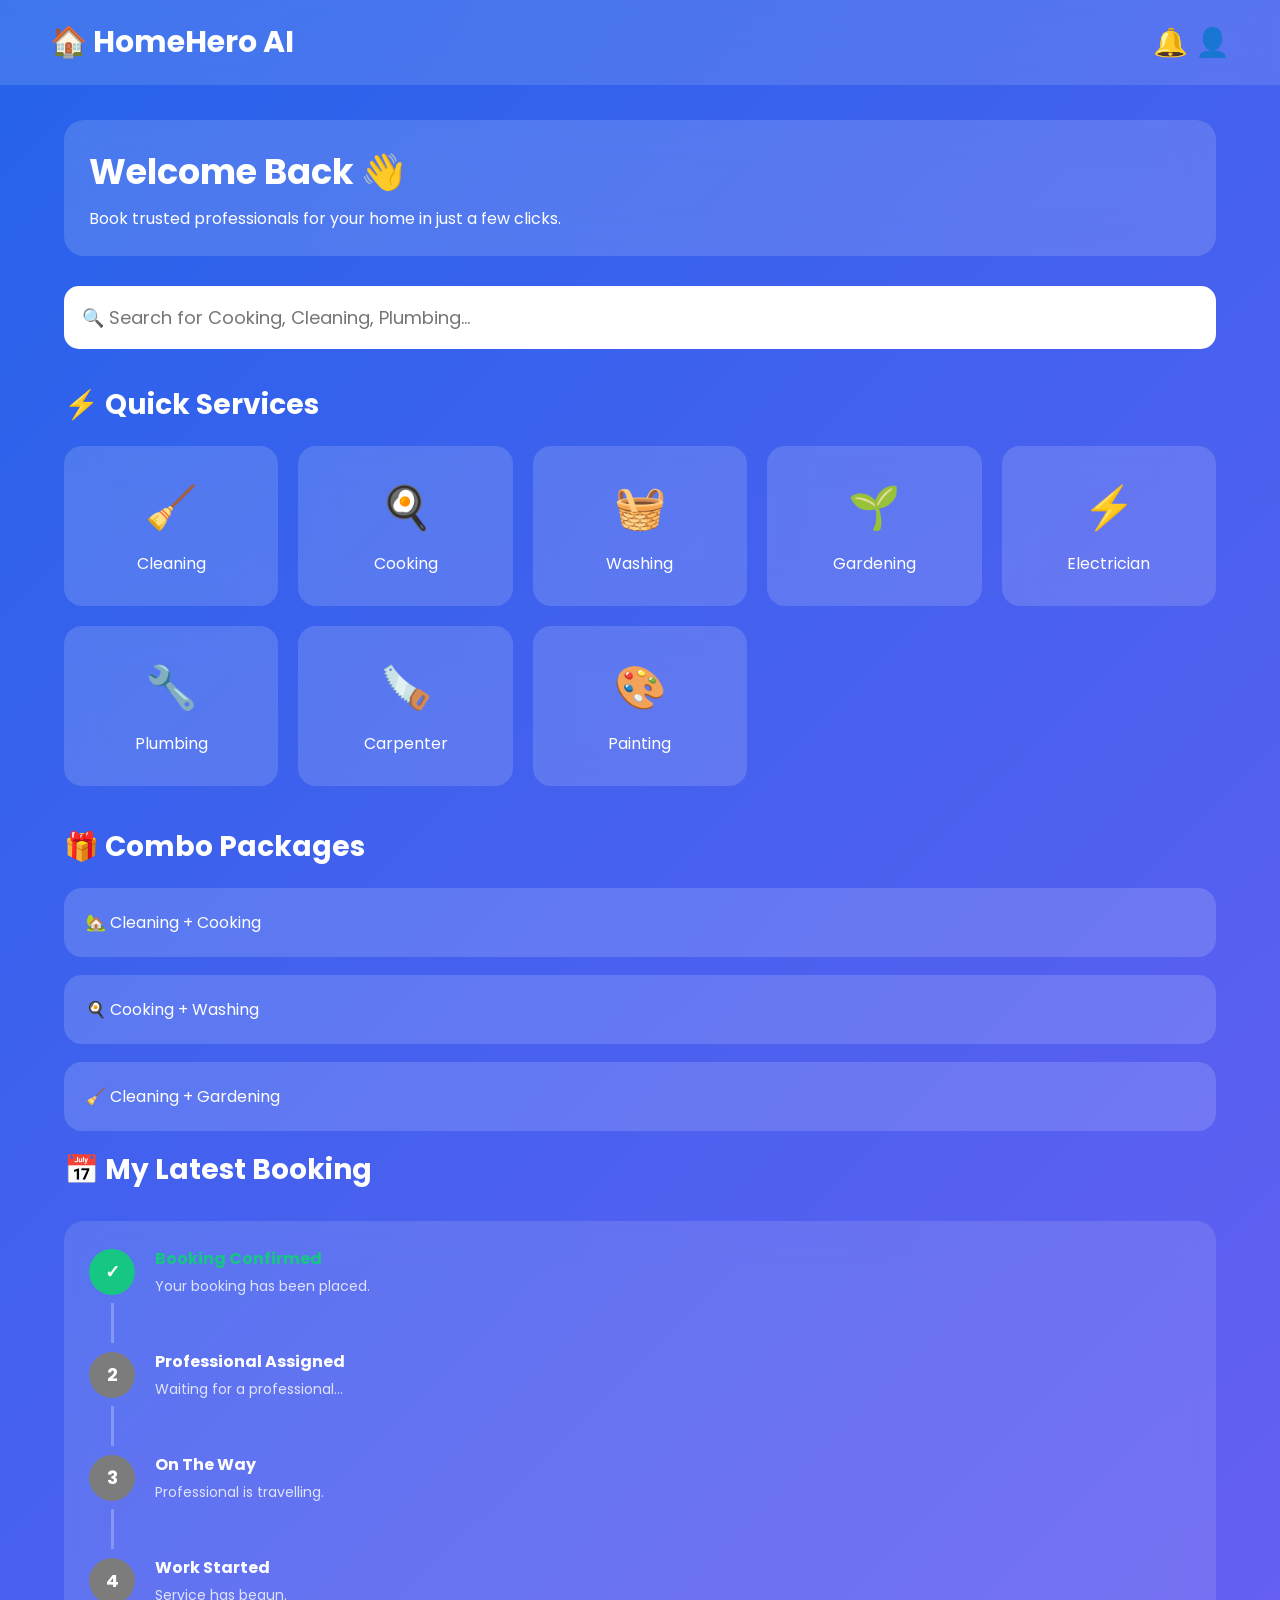
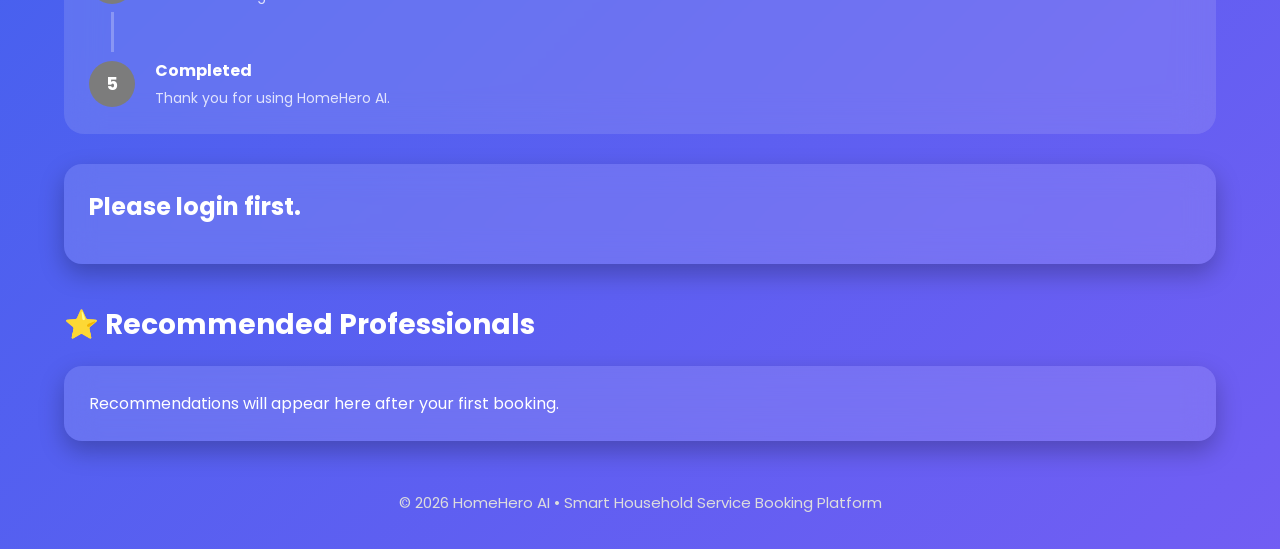
<file: src/main/resources/static/customer-dashboard.html>
<!DOCTYPE html>
<html lang="en">
<head>

<meta charset="UTF-8">
<meta name="viewport" content="width=device-width, initial-scale=1.0">

<title>Customer Dashboard | HomeHero AI</title>

<link rel="preconnect" href="https://fonts.googleapis.com">
<link rel="preconnect" href="https://fonts.gstatic.com" crossorigin>

<link href="https://fonts.googleapis.com/css2?family=Poppins:wght@300;400;500;600;700&display=swap" rel="stylesheet">

<link rel="stylesheet" href="css/dashboard.css">

</head>

<body>

<div class="navbar">

<div class="logo">

🏠 HomeHero AI

</div>

<div class="icons">

🔔 👤

</div>

</div>

<div class="container">

<div class="welcome">

<h1>Welcome Back 👋</h1>

<p>Book trusted professionals for your home in just a few clicks.</p>

</div>

<div class="search">

<input type="text" placeholder="🔍 Search for Cooking, Cleaning, Plumbing...">

</div>

<h2 class="section-title">

⚡ Quick Services

</h2>

<div class="cards">

<div class="card" onclick="bookService('🧹 Cleaning')">
<h2>🧹</h2>
Cleaning
</div>

<div class="card" onclick="bookService('🍳 Cooking')">
<h2>🍳</h2>
Cooking
</div>

<div class="card" onclick="bookService('🧺 Washing')">
<h2>🧺</h2>
Washing
</div>

<div class="card" onclick="bookService('🌱 Gardening')">
<h2>🌱</h2>
Gardening
</div>

<div class="card" onclick="bookService('⚡ Electrician')">
<h2>⚡</h2>
Electrician
</div>

<div class="card" onclick="bookService('🔧 Plumbing')">
<h2>🔧</h2>
Plumbing
</div>

<div class="card" onclick="bookService('🪚 Carpenter')">
<h2>🪚</h2>
Carpenter
</div>

<div class="card" onclick="bookService('🎨 Painting')">
<h2>🎨</h2>
Painting
</div>

</div>

<h2 class="section-title">

🎁 Combo Packages

</h2>

<div class="combo" onclick="bookService('🏡 Cleaning + Cooking')">

🏡 Cleaning + Cooking

</div>

<div class="combo" onclick="bookService('🍳 Cooking + Washing')">

🍳 Cooking + Washing

</div>

<div class="combo" onclick="bookService('🧹 Cleaning + Gardening')">

🧹 Cleaning + Gardening

</div>

<h2 class="section-title">

📅 My Latest Booking

</h2>
<div class="timeline">

<div class="step completed" id="bookingStep">

<div class="circle">✓</div>

<div class="text">

<h4>Booking Confirmed</h4>

<p>Your booking has been placed.</p>

</div>

</div>

<div class="line"></div>

<div class="step" id="assignedStep">

<div class="circle">2</div>

<div class="text">

<h4>Professional Assigned</h4>

<p>Waiting for a professional...</p>

</div>

</div>

<div class="line"></div>

<div class="step" id="travelStep">

<div class="circle">3</div>

<div class="text">

<h4>On The Way</h4>

<p>Professional is travelling.</p>

</div>

</div>

<div class="line"></div>

<div class="step" id="startStep">

<div class="circle">4</div>

<div class="text">

<h4>Work Started</h4>

<p>Service has begun.</p>

</div>

</div>

<div class="line"></div>

<div class="step" id="completeStep">

<div class="circle">5</div>

<div class="text">

<h4>Completed</h4>

<p>Thank you for using HomeHero AI.</p>

</div>

</div>

</div>

<div class="booking" id="latestBooking">

No bookings yet.

</div>

<h2 class="section-title" style="margin-top:40px;">

⭐ Recommended Professionals

</h2>

<div class="booking">

Recommendations will appear here after your first booking.

</div>

<div class="footer">

© 2026 HomeHero AI • Smart Household Service Booking Platform

</div>

</div>

<script>

function bookService(service){

    // Save selected service
    localStorage.setItem("selectedService", service);

    // Open booking page
    window.location.href = "booking.html";

}

// ===============================
// Load Latest Booking
// ===============================

async function loadLatestBooking(){

    try{

        const response = await fetch("http://localhost:8080/api/bookings/latest");

        if(!response.ok){
            return;
        }

        const booking = await response.json();

        if(!booking){
            return;
        }

        document.getElementById("latestBooking").innerHTML = `
            <h3>${booking.service}</h3>

            <p><strong>Status:</strong> ${booking.status}</p>

            <p><strong>Date:</strong> ${booking.date}</p>

            <p><strong>Time:</strong> ${booking.time}</p>

            <p><strong>Address:</strong> ${booking.address}</p>
        `;

        updateTimeline(booking.status);

    }

    catch(error){

        console.log(error);

    }

}

// ===============================
// Update Timeline
// ===============================

function updateTimeline(status){

    const assigned=document.getElementById("assignedStep");
    const travel=document.getElementById("travelStep");
    const start=document.getElementById("startStep");
    const complete=document.getElementById("completeStep");

    if(status==="🟢 Professional Assigned"){

        assigned.classList.add("completed");

    }

    if(status==="🚗 Professional On The Way"){

        assigned.classList.add("completed");
        travel.classList.add("completed");

    }

    if(status==="🛠 Work Started"){

        assigned.classList.add("completed");
        travel.classList.add("completed");
        start.classList.add("completed");

    }

    if(status==="🎉 Service Completed"){

        assigned.classList.add("completed");
        travel.classList.add("completed");
        start.classList.add("completed");
        complete.classList.add("completed");

    }

}

// ===============================
// Auto Refresh Every 5 Seconds
// ===============================

loadLatestBooking();

setInterval(loadLatestBooking,5000);

</script>

<script src="js/dashboard.js"></script>
<script src="js/dashboard.js"></script>

</body>
</html>
</file>
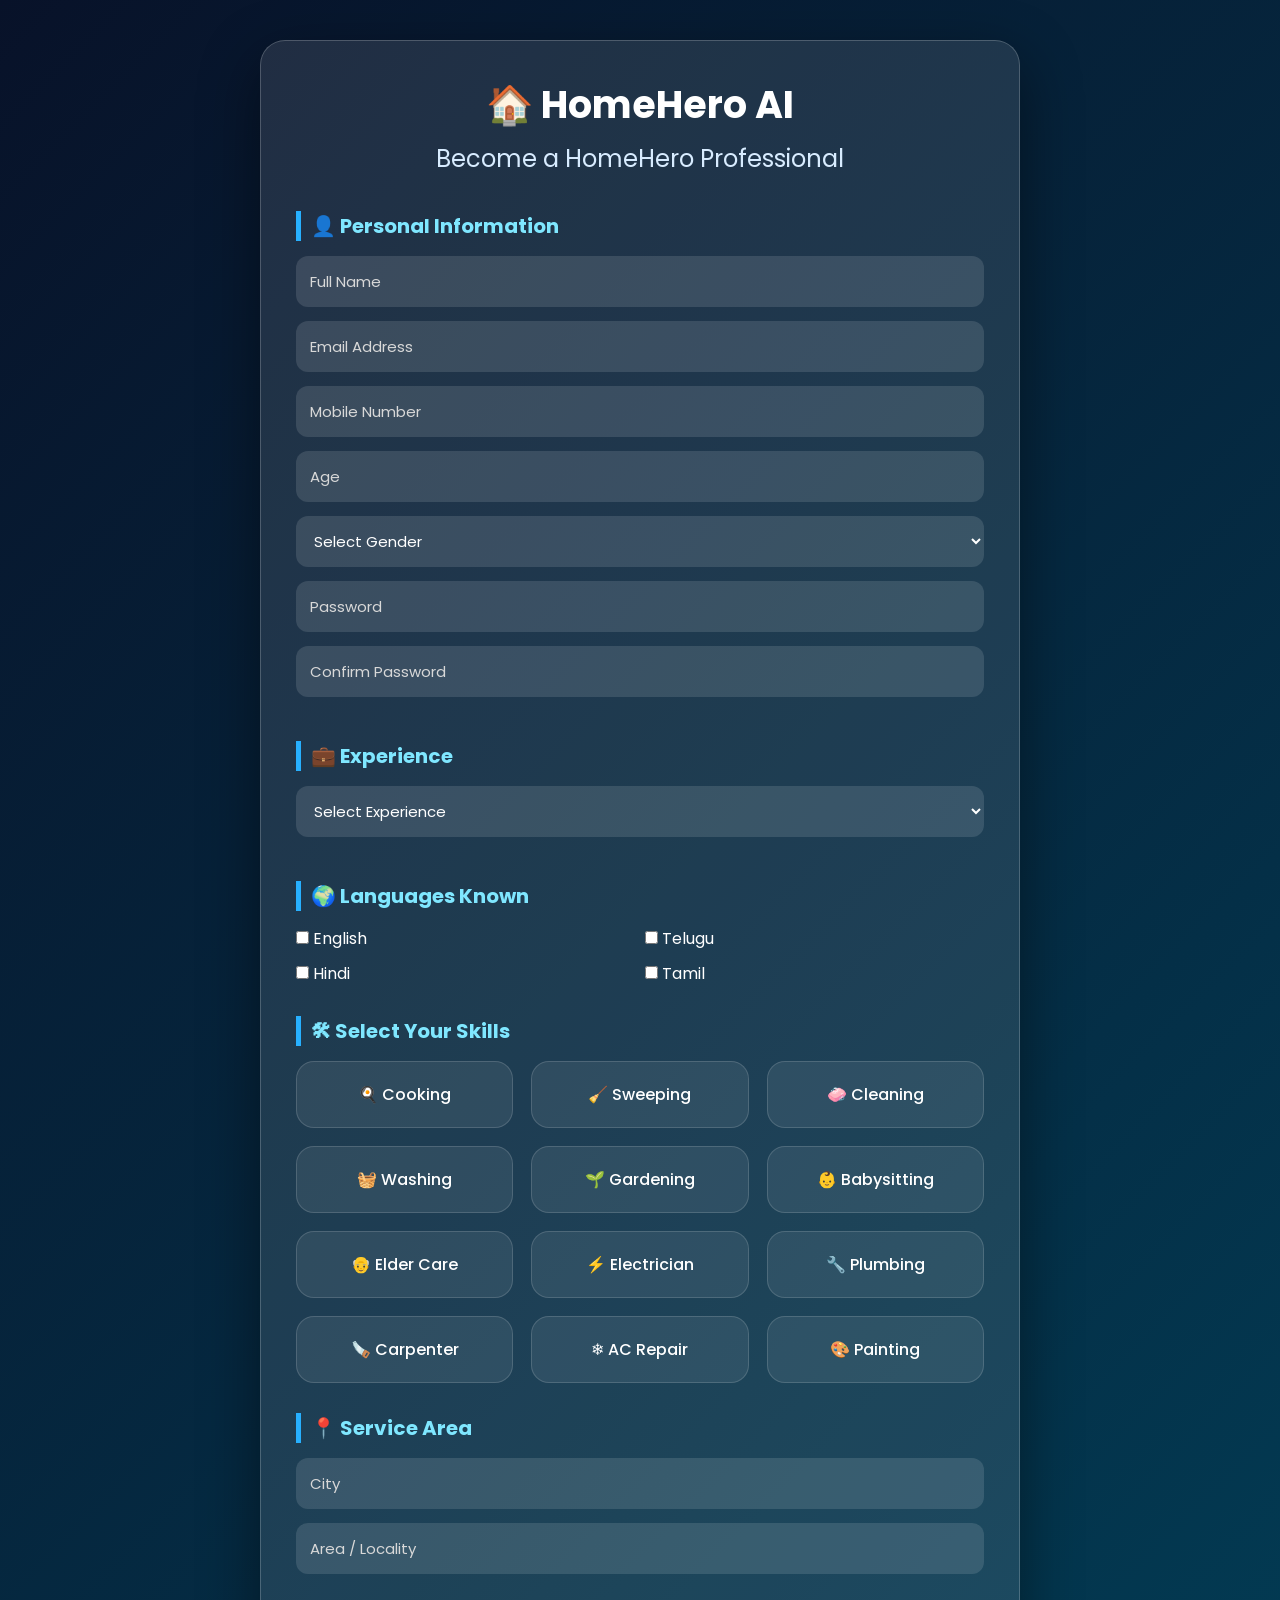
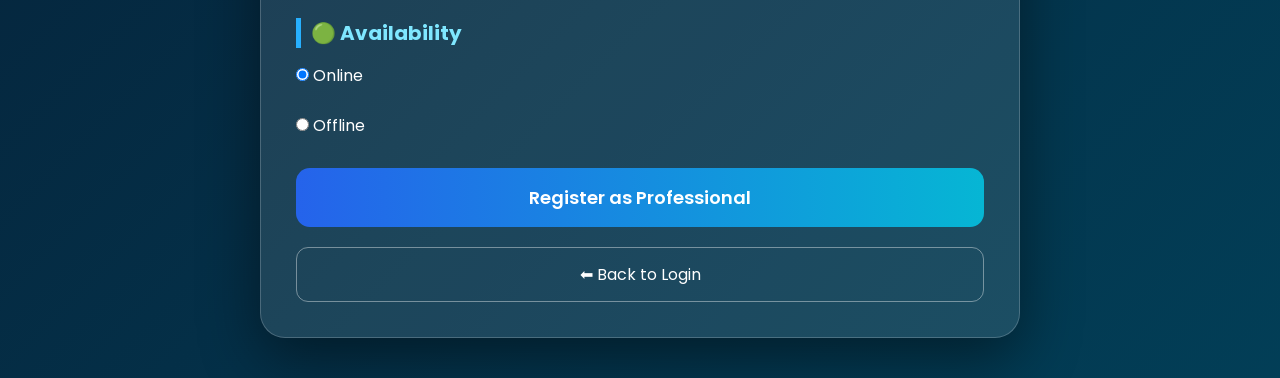
<file: src/main/resources/static/professional-signup.html>
<!DOCTYPE html>
<html lang="en">
<head>

<meta charset="UTF-8">
<meta name="viewport" content="width=device-width, initial-scale=1.0">

<title>Professional Sign Up | HomeHero AI</title>

<link rel="preconnect" href="https://fonts.googleapis.com">
<link rel="preconnect" href="https://fonts.gstatic.com" crossorigin>

<link href="https://fonts.googleapis.com/css2?family=Poppins:wght@300;400;500;600;700&display=swap" rel="stylesheet">

<style>

*{
margin:0;
padding:0;
box-sizing:border-box;
font-family:'Poppins',sans-serif;
}

body{

min-height:100vh;

display:flex;
justify-content:center;
align-items:center;

padding:40px;

overflow-y:auto;

background:linear-gradient(-45deg,#081229,#0f2d5a,#004d66,#081229);

background-size:400% 400%;

animation:bgMove 12s ease infinite;

}

@keyframes bgMove{

0%{background-position:0% 50%;}

50%{background-position:100% 50%;}

100%{background-position:0% 50%;}

}

.container{

width:760px;

background:rgba(255,255,255,.10);

backdrop-filter:20px;
-webkit-backdrop-filter:20px;

border-radius:25px;

border:1px solid rgba(255,255,255,.2);

padding:35px;

color:white;

box-shadow:
0 20px 60px rgba(0,0,0,.45);

animation:fadeUp .8s;

}

@keyframes fadeUp{

from{

opacity:0;

transform:translateY(40px);

}

to{

opacity:1;

transform:translateY(0);

}

}

h1{

text-align:center;

font-size:38px;

margin-bottom:8px;

}

h2{

text-align:center;

font-weight:400;

margin-bottom:35px;

color:#d8ecff;

}

.section{

margin-bottom:30px;

}

.section h3{

margin-bottom:15px;

font-size:20px;

color:#7fe7ff;

border-left:5px solid #27b0ff;

padding-left:10px;

}

input:not([type=checkbox]):not([type=radio]),
select{

width:100%;

padding:14px;

margin-bottom:14px;

border:none;

border-radius:12px;

font-size:15px;

background:rgba(255,255,255,.12);

color:white;

outline:none;

}

input::placeholder{

color:#d8d8d8;

}

select{

cursor:pointer;

}

option{

color:black;

}

.languages{

display:grid;

grid-template-columns:repeat(2,1fr);

gap:10px;

}

.languages label{

font-size:16px;

}

.skills{

display:grid;

grid-template-columns:repeat(3,1fr);

gap:18px;

}

.skill-item{

display:flex;

flex-direction:column;

}

.skill-card{

background:rgba(255,255,255,.08);

padding:20px;

border-radius:18px;

text-align:center;

cursor:pointer;

transition:.35s;

border:1px solid rgba(255,255,255,.15);

font-size:16px;

font-weight:500;

}

.skill-card:hover{

transform:translateY(-6px) scale(1.04);

background:#2563eb;

}

.skill-card.selected{

background:linear-gradient(135deg,#2563eb,#06b6d4);

border:2px solid white;

box-shadow:0 0 25px rgba(37,99,235,.45);

}

.level-select{

display:none;

margin-top:10px;

}

.register-btn{

width:100%;

padding:16px;

border:none;

border-radius:14px;

font-size:18px;

font-weight:600;

cursor:pointer;

color:white;

background:linear-gradient(90deg,#2563eb,#06b6d4);

transition:.35s;

}

.register-btn:hover{

transform:translateY(-4px);

box-shadow:0 10px 30px rgba(37,99,235,.45);

}

.back-btn{

display:block;

margin-top:20px;

text-align:center;

text-decoration:none;

padding:14px;

border-radius:12px;

border:1px solid rgba(255,255,255,.4);

color:white;

transition:.35s;

}

.back-btn:hover{

background:white;

color:#111;

}

</style>

</head>

<body>

<div class="container">

<h1>🏠 HomeHero AI</h1>

<h2>Become a HomeHero Professional</h2>

<form id="signupForm">

<div class="section">

<h3>👤 Personal Information</h3>

<input type="text" id="fullName" placeholder="Full Name" required>

<input type="email" id="email" placeholder="Email Address" required>

<input type="tel" id="phone" placeholder="Mobile Number" required>

<input type="number" id="age" placeholder="Age" required>

<select id="gender" required>
<option value="">Select Gender</option>
<option>Male</option>
<option>Female</option>
<option>Other</option>
</select>

<input type="password" id="password" placeholder="Password" required>

<input type="password" id="confirmPassword" placeholder="Confirm Password" required>

</div>

<div class="section">

<h3>💼 Experience</h3>

<select id="experience" required>
<option value="">Select Experience</option>
<option>0 - 1 Years</option>
<option>2 - 5 Years</option>
<option>5 - 10 Years</option>
<option>10+ Years</option>
</select>

</div>

<div class="section">

<h3>🌍 Languages Known</h3>

<div class="languages">

<label><input type="checkbox"> English</label>
<label><input type="checkbox"> Telugu</label>
<label><input type="checkbox"> Hindi</label>
<label><input type="checkbox"> Tamil</label>

</div>

</div>

<div class="section">

<h3>🛠 Select Your Skills</h3>

<div class="skills">
    <div class="skill-item">
<div class="skill-card">🍳 Cooking</div>
<select class="level-select">
<option>Select Level</option>
<option>Beginner</option>
<option>Intermediate</option>
<option>Expert</option>
</select>
</div>

<div class="skill-item">
<div class="skill-card">🧹 Sweeping</div>
<select class="level-select">
<option>Select Level</option>
<option>Beginner</option>
<option>Intermediate</option>
<option>Expert</option>
</select>
</div>

<div class="skill-item">
<div class="skill-card">🧼 Cleaning</div>
<select class="level-select">
<option>Select Level</option>
<option>Beginner</option>
<option>Intermediate</option>
<option>Expert</option>
</select>
</div>

<div class="skill-item">
<div class="skill-card">🧺 Washing</div>
<select class="level-select">
<option>Select Level</option>
<option>Beginner</option>
<option>Intermediate</option>
<option>Expert</option>
</select>
</div>

<div class="skill-item">
<div class="skill-card">🌱 Gardening</div>
<select class="level-select">
<option>Select Level</option>
<option>Beginner</option>
<option>Intermediate</option>
<option>Expert</option>
</select>
</div>

<div class="skill-item">
<div class="skill-card">👶 Babysitting</div>
<select class="level-select">
<option>Select Level</option>
<option>Beginner</option>
<option>Intermediate</option>
<option>Expert</option>
</select>
</div>

<div class="skill-item">
<div class="skill-card">👴 Elder Care</div>
<select class="level-select">
<option>Select Level</option>
<option>Beginner</option>
<option>Intermediate</option>
<option>Expert</option>
</select>
</div>

<div class="skill-item">
<div class="skill-card">⚡ Electrician</div>
<select class="level-select">
<option>Select Level</option>
<option>Beginner</option>
<option>Intermediate</option>
<option>Expert</option>
</select>
</div>

<div class="skill-item">
<div class="skill-card">🔧 Plumbing</div>
<select class="level-select">
<option>Select Level</option>
<option>Beginner</option>
<option>Intermediate</option>
<option>Expert</option>
</select>
</div>

<div class="skill-item">
<div class="skill-card">🪚 Carpenter</div>
<select class="level-select">
<option>Select Level</option>
<option>Beginner</option>
<option>Intermediate</option>
<option>Expert</option>
</select>
</div>

<div class="skill-item">
<div class="skill-card">❄ AC Repair</div>
<select class="level-select">
<option>Select Level</option>
<option>Beginner</option>
<option>Intermediate</option>
<option>Expert</option>
</select>
</div>

<div class="skill-item">
<div class="skill-card">🎨 Painting</div>
<select class="level-select">
<option>Select Level</option>
<option>Beginner</option>
<option>Intermediate</option>
<option>Expert</option>
</select>
</div>

</div>
</div>

<div class="section">

<h3>📍 Service Area</h3>

<input type="text" id="city" placeholder="City">

<input type="text" id="area" placeholder="Area / Locality">

</div>

<div class="section">

<h3>🟢 Availability</h3>

<label>
<input type="radio" name="status" value="Online" checked>
Online
</label>

<br><br>

<label>
<input type="radio" name="status" value="Offline">
Offline
</label>

</div>

<button class="register-btn" type="submit">

Register as Professional

</button>

<a href="professional-login.html" class="back-btn">

⬅ Back to Login

</a>

</form>

</div>

<script>

const cards=document.querySelectorAll(".skill-card");

cards.forEach(card=>{

card.addEventListener("click",()=>{

card.classList.toggle("selected");

const level=card.parentElement.querySelector(".level-select");

if(card.classList.contains("selected")){

level.style.display="block";

}else{

level.style.display="none";

level.selectedIndex=0;

}

});

});

// ==========================
// REGISTER PROFESSIONAL
// ==========================

document.getElementById("signupForm").addEventListener("submit", async function(e){

    alert("Submit button clicked!");

    e.preventDefault();

e.preventDefault();

const password=document.getElementById("password").value;
const confirmPassword=document.getElementById("confirmPassword").value;

if(password!==confirmPassword){

alert("Passwords do not match");
return;

}

// Selected Skills

let skills=[];

document.querySelectorAll(".skill-card.selected").forEach(card=>{

skills.push(card.innerText);

});

const professional={

fullName:document.getElementById("fullName").value,

email:document.getElementById("email").value,

phone:document.getElementById("phone").value,

age:document.getElementById("age").value,

gender:document.getElementById("gender").value,

experience:document.getElementById("experience").value,

city:document.getElementById("city").value,

area:document.getElementById("area").value,

status:document.querySelector('input[name="status"]:checked').value,

password:password,

skills:skills.join(", ")

};

try{
    console.log(professional);
alert("Sending data to Spring Boot...");

const response=await fetch("http://localhost:8080/api/professionals/register",{

method:"POST",

headers:{
"Content-Type":"application/json"
},

body:JSON.stringify(professional)

});

alert("Status Code = " + response.status);

const text = await response.text();

alert(text);

if(response.ok){

    alert("🎉 Professional Registered Successfully!");
    window.location.href="professional-login.html";

}else{

    alert("Registration Failed");

}

}catch(error){

console.error(error);

alert("Cannot connect to Spring Boot Server");

}

});

</script>

</body>
</html>
</file>
<file: src/main/resources/static/css/dashboard.css>
*{
margin:0;
padding:0;
box-sizing:border-box;
font-family:'Poppins',sans-serif;
}

body{

background:linear-gradient(-45deg,#3b82f6,#6366f1,#8b5cf6,#2563eb);

background-size:400% 400%;

animation:bgMove 12s ease infinite;

min-height:100vh;

color:white;

}

@keyframes bgMove{

0%{background-position:0% 50%;}
50%{background-position:100% 50%;}
100%{background-position:0% 50%;}

}

.navbar{

display:flex;

justify-content:space-between;

align-items:center;

padding:20px 50px;

background:rgba(255,255,255,.12);

backdrop-filter:blur(18px);

position:sticky;

top:0;

z-index:100;

}

.logo{

font-size:30px;

font-weight:bold;

}

.icons{

display:flex;

gap:20px;

font-size:28px;

cursor:pointer;

}

.container{

width:90%;

max-width:1200px;

margin:35px auto;

}

.welcome{

background:rgba(255,255,255,.15);

padding:25px;

border-radius:20px;

margin-bottom:30px;

backdrop-filter:blur(18px);

}

.welcome h1{

font-size:35px;

margin-bottom:8px;

}

.search{

margin-bottom:35px;

}

.search input{

width:100%;

padding:18px;

font-size:18px;

border:none;

border-radius:15px;

outline:none;

}

.section-title{

font-size:28px;

margin-bottom:20px;

}

.cards{

display:grid;

grid-template-columns:repeat(auto-fit,minmax(180px,1fr));

gap:20px;

margin-bottom:40px;

}

.card{

background:rgba(255,255,255,.15);

padding:30px;

border-radius:18px;

text-align:center;

cursor:pointer;

transition:.3s;

backdrop-filter:blur(18px);

}

.card:hover{

transform:translateY(-10px);

background:white;

color:#2563eb;

box-shadow:0 10px 25px rgba(0,0,0,.25);

}

.card h2{

font-size:42px;

margin-bottom:12px;

}

.combo{

background:rgba(255,255,255,.15);

padding:22px;

border-radius:18px;

margin-bottom:18px;

cursor:pointer;

transition:.3s;

}

.combo:hover{

background:white;

color:#2563eb;

transform:translateY(-5px);

}

.booking{

background:rgba(255,255,255,.15);

padding:25px;

border-radius:18px;

margin-top:20px;

}

.footer{

text-align:center;

margin:50px 0 30px;

color:#ddd;

font-size:15px;

}
/* ===========================
Latest Booking Card
=========================== */

.booking{

background:rgba(255,255,255,.12);

backdrop-filter:blur(15px);

padding:25px;

border-radius:18px;

margin-top:20px;

box-shadow:0 10px 25px rgba(0,0,0,.25);

transition:.35s;

}

.booking:hover{

transform:translateY(-5px);

box-shadow:0 18px 35px rgba(0,0,0,.35);

}

.booking h3{

font-size:24px;

margin-bottom:15px;

color:#ffffff;

}

.booking p{

margin:8px 0;

font-size:17px;

color:#eaf2ff;

}
/* ===========================
BOOKING TIMELINE
=========================== */

.timeline{

margin:30px 0;

padding:25px;

background:rgba(255,255,255,.12);

backdrop-filter:blur(18px);

border-radius:20px;

}

.step{

display:flex;

align-items:center;

gap:20px;

transition:.4s;

}

.circle{

width:46px;

height:46px;

border-radius:50%;

background:#7c7c7c;

display:flex;

align-items:center;

justify-content:center;

font-weight:bold;

font-size:18px;

color:white;

}

.completed .circle{

background:#16c784;

}

.completed h4{

color:#16c784;

}

.line{

width:3px;

height:40px;

background:rgba(255,255,255,.25);

margin-left:22px;

margin-top:6px;

margin-bottom:6px;

}

.text h4{

margin-bottom:5px;

}

.text p{

font-size:14px;

opacity:.8;

}
</file>
